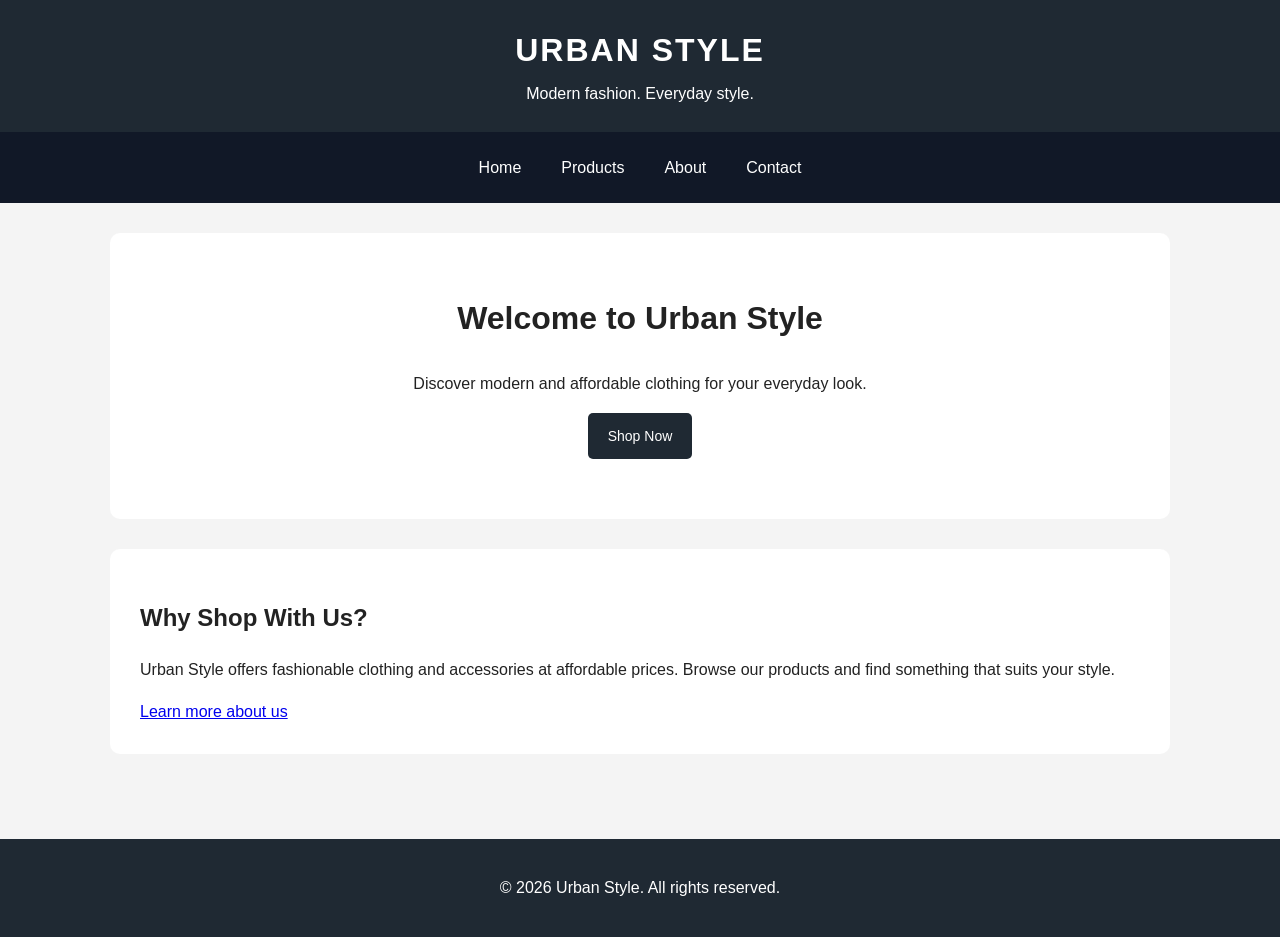
<file: index.html>
<!DOCTYPE html>
<html lang="en">
<head>
    <link rel="canonical" href="https://urbanstyleclothing.com">
    <meta charset="UTF-8">
    <meta name="viewport" content="width=device-width, initial-scale=1.0">

    <title>Urban Style | Affordable Urban Clothing</title>

    <meta name="description" content="Shop modern and affordable urban clothing at Urban Style. Discover everyday fashion and clothing that suits your style.">

    <meta name="keywords" content="Urban Style, urban clothing, affordable fashion, modern clothing, streetwear">

    <link rel="stylesheet" href="css/style.css">
</head>
<body>

<header>
    <h1>URBAN STYLE</h1>
    <p>Modern fashion. Everyday style.</p>
</header>

<nav aria-label="Main navigation">
    <a href="index.html">Home</a>
    <a href="products.html">Products</a>
    <a href="about.html">About</a>
    <a href="contact.html">Contact</a>
</nav>

<main>
    <section class="hero">
        <h2>Welcome to Urban Style</h2>

        <p>
            Discover modern and affordable clothing
            for your everyday look.
        </p>

        <a href="products.html" class="button">Shop Now</a>
    </section>

    <section class="content">
        <h2>Why Shop With Us?</h2>

        <p>
            Urban Style offers fashionable clothing and
            accessories at affordable prices. Browse our
            products and find something that suits your style.
        </p>

        <a href="about.html">Learn more about us</a>
    </section>
</main>

<footer>
    <p>&copy; 2026 Urban Style. All rights reserved.</p>
</footer>

</body>
</html>
</file>
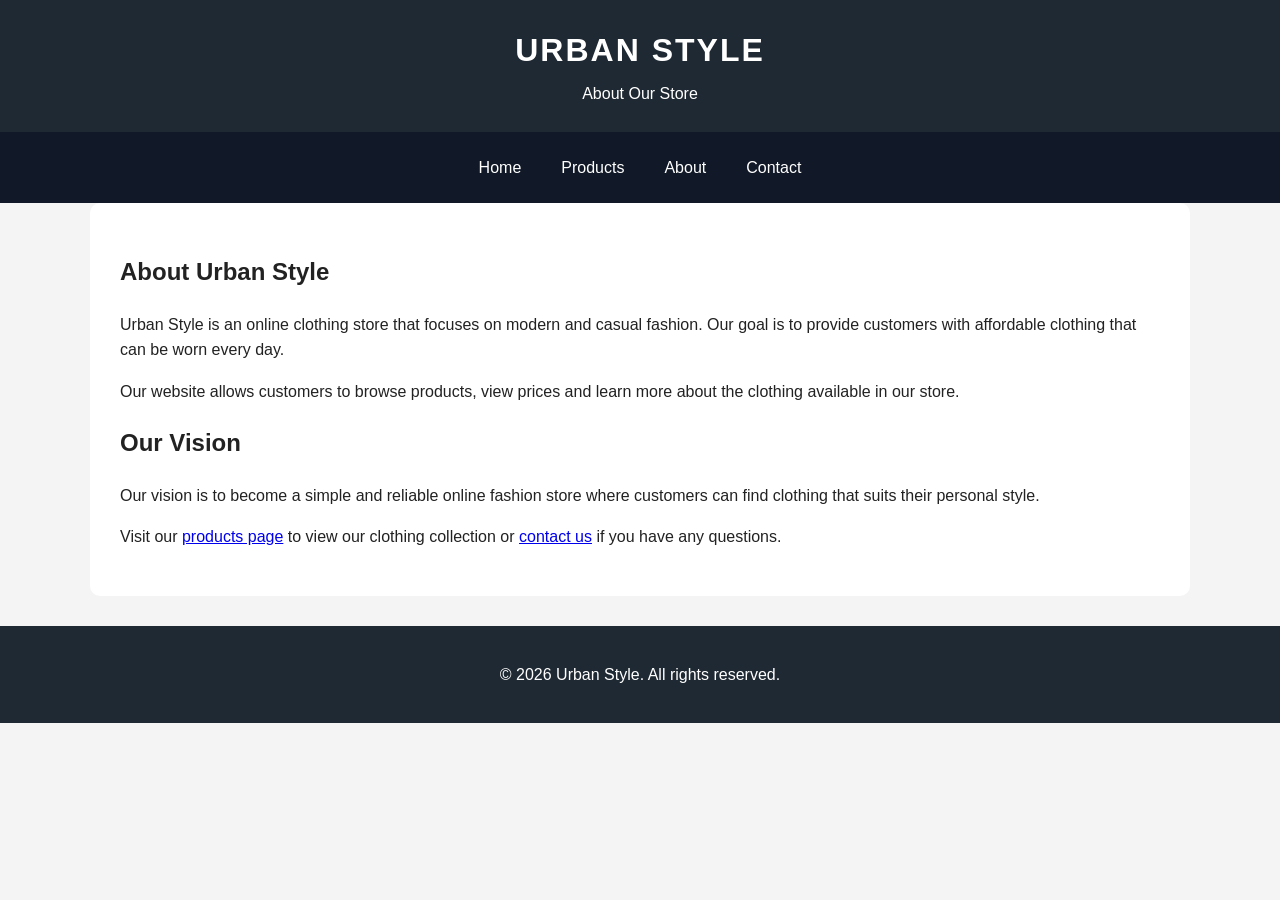
<file: about.html>
<!DOCTYPE html>
<html lang="en">
<head>
    <meta charset="UTF-8">
    <meta name="viewport" content="width=device-width, initial-scale=1.0">

    <title>About Urban Style | Our Clothing Store</title>

    <meta name="description" content="Learn more about Urban Style, an online clothing store offering modern and affordable everyday fashion.">

    <meta name="keywords" content="About Urban Style, affordable clothing, urban fashion, online clothing store">

    <link rel="stylesheet" href="css/style.css">
</head>
<body>

<header>
    <h1>URBAN STYLE</h1>
    <p>About Our Store</p>
</header>

<nav aria-label="Main navigation">
    <a href="index.html">Home</a>
    <a href="products.html">Products</a>
    <a href="about.html">About</a>
    <a href="contact.html">Contact</a>
</nav>

<main class="content">

    <h2>About Urban Style</h2>

    <p>
        Urban Style is an online clothing store that focuses on
        modern and casual fashion. Our goal is to provide customers
        with affordable clothing that can be worn every day.
    </p>

    <p>
        Our website allows customers to browse products, view prices
        and learn more about the clothing available in our store.
    </p>

    <h2>Our Vision</h2>

    <p>
        Our vision is to become a simple and reliable online fashion
        store where customers can find clothing that suits their
        personal style.
    </p>

    <p>
        Visit our <a href="products.html">products page</a> to view
        our clothing collection or <a href="contact.html">contact us</a>
        if you have any questions.
    </p>

</main>

<footer>
    <p>&copy; 2026 Urban Style. All rights reserved.</p>
</footer>

</body>
</html>
</file>
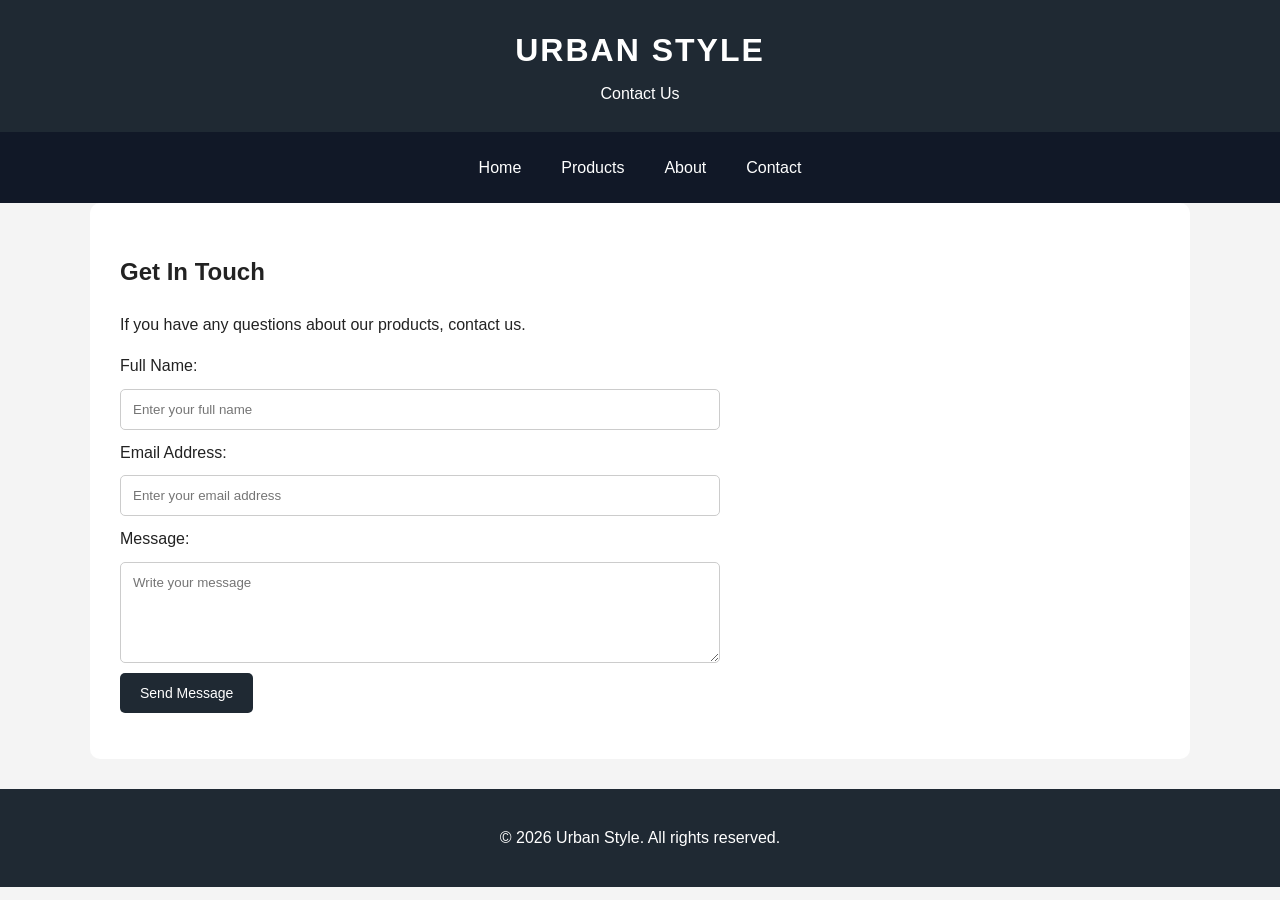
<file: contact.html>
<!DOCTYPE html>
<html lang="en">
<head>
    <meta charset="UTF-8">
    <meta name="viewport" content="width=device-width, initial-scale=1.0">

    <title>Urban Style | Contact Us</title>

    <meta name="description" content="Contact Urban Style for questions about our clothing, orders, sizes and products.">

    <meta name="keywords" content="Contact Urban Style, clothing enquiries, urban fashion">

    <link rel="stylesheet" href="css/style.css">
</head>
<body>

<header>
    <h1>URBAN STYLE</h1>
    <p>Contact Us</p>
</header>

<nav aria-label="Main navigation">
    <a href="index.html">Home</a>
    <a href="products.html">Products</a>
    <a href="about.html">About</a>
    <a href="contact.html">Contact</a>
</nav>

<main class="content">

    <h2>Get In Touch</h2>

    <p>If you have any questions about our products, contact us.</p>

    <form id="contactForm" onsubmit="submitContact(event)">

        <label for="name">Full Name:</label>
        <input type="text" id="name" name="name"
               placeholder="Enter your full name" required>

        <label for="email">Email Address:</label>
        <input type="email" id="email" name="email"
               placeholder="Enter your email address" required>

        <label for="message">Message:</label>
        <textarea id="message" name="message"
                  rows="5" placeholder="Write your message"
                  required></textarea>

        <button type="submit">Send Message</button>

    </form>

    <p id="contact-response" role="status"></p>

</main>

<footer>
    <p>&copy; 2026 Urban Style. All rights reserved.</p>
</footer>

<script src="js/script.js"></script>

</body>
</html>
</file>
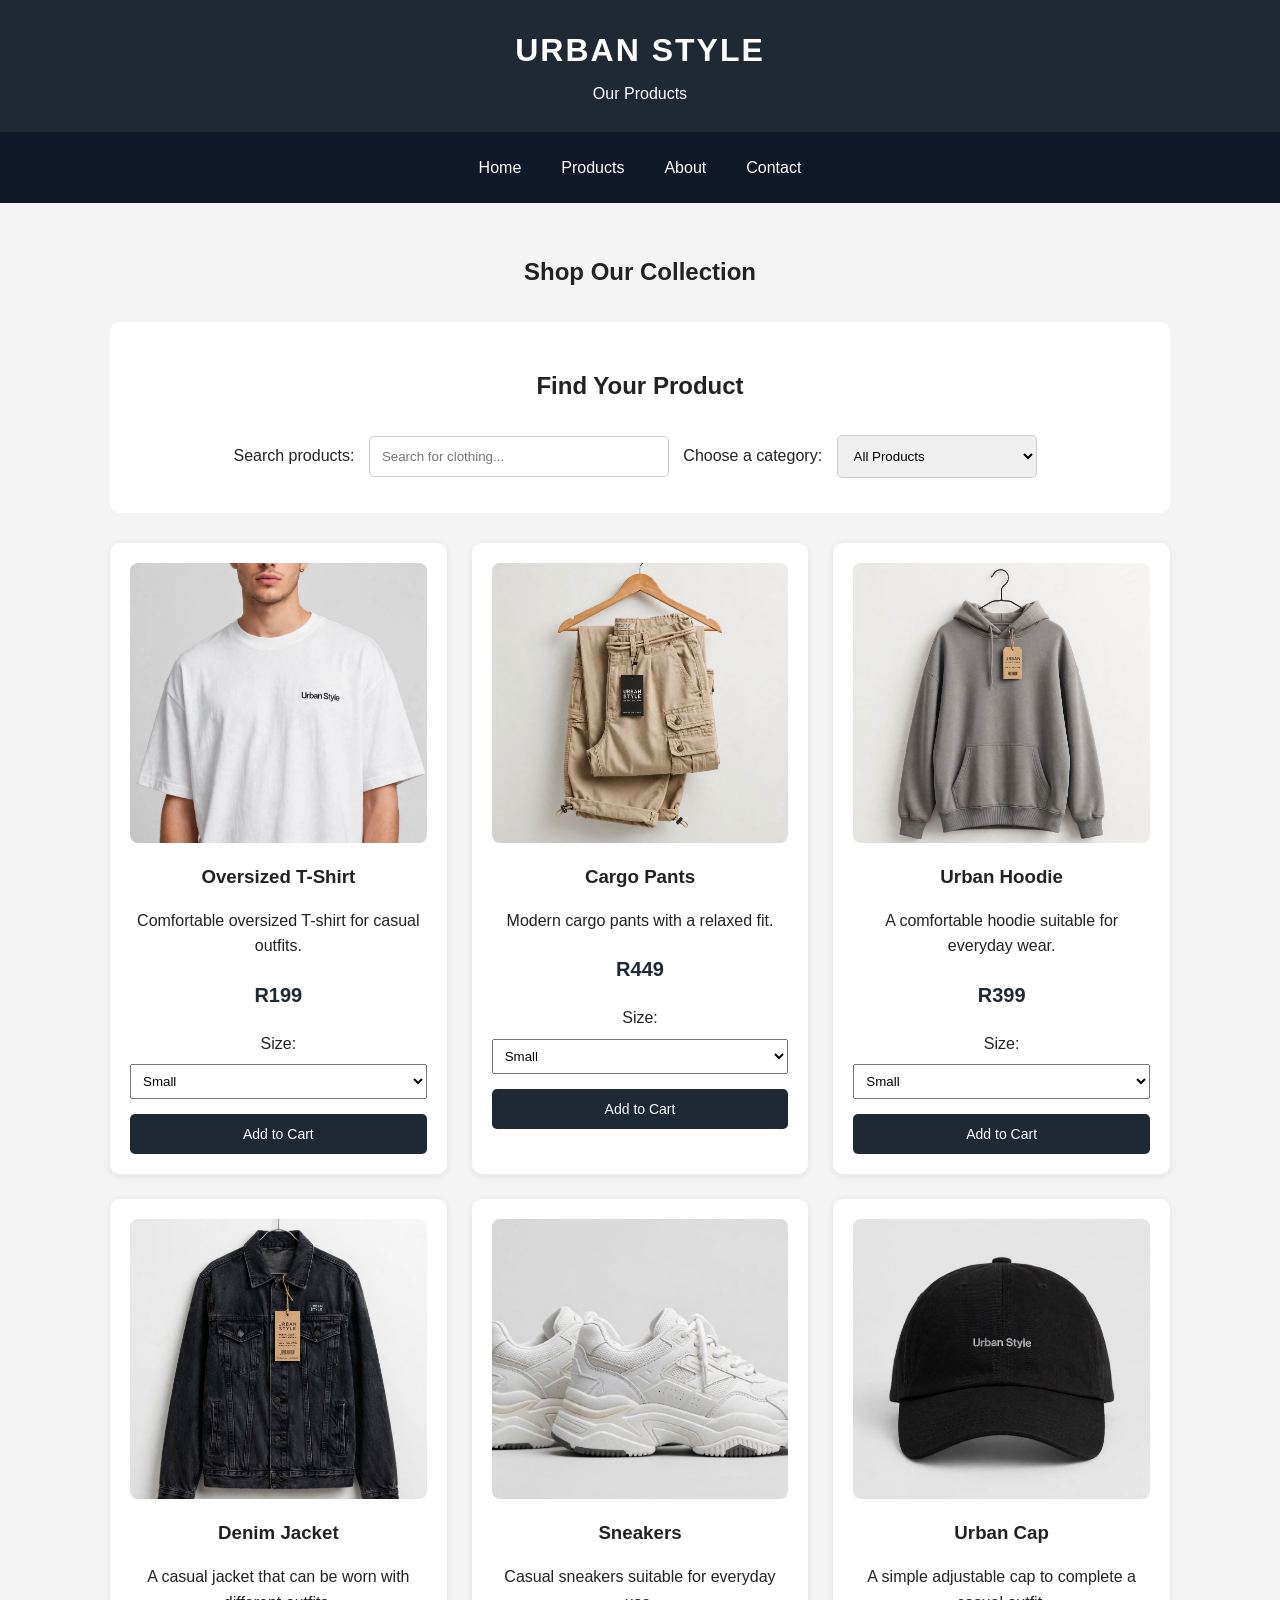
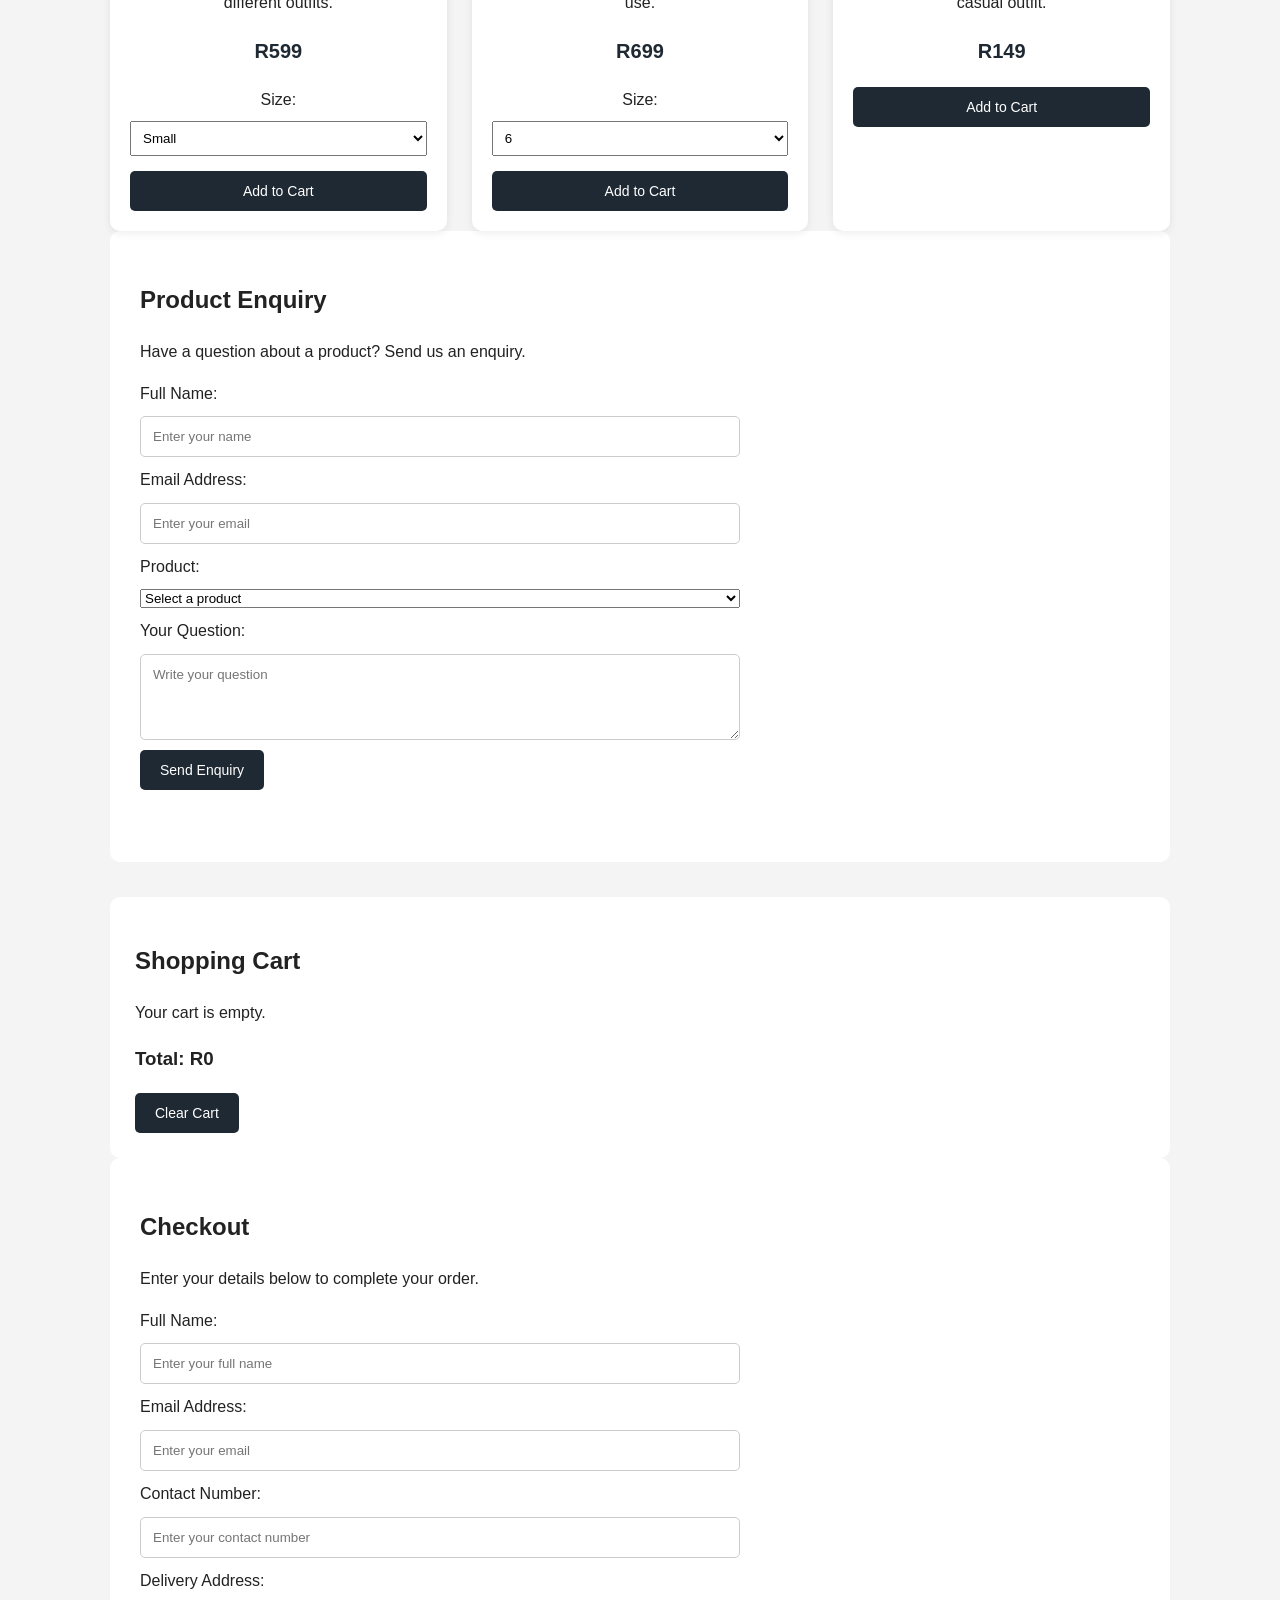
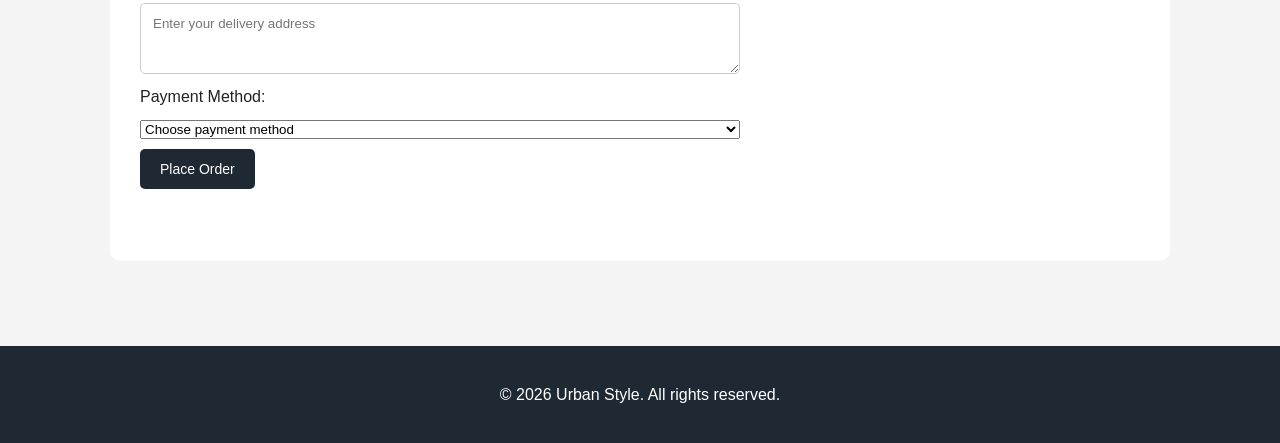
<file: products.html>
<!DOCTYPE html>
<html lang="en">
<head>
    <meta charset="UTF-8">
    <meta name="viewport" content="width=device-width, initial-scale=1.0">

    <title>Urban Style | Shop Urban Clothing</title>

    <meta name="description" content="Shop affordable urban clothing at Urban Style. Find T-shirts, cargo pants, hoodies, jackets, sneakers and caps.">

    <meta name="keywords" content="urban clothing, T-shirts, cargo pants, hoodies, sneakers, affordable fashion">

    <link rel="stylesheet" href="css/style.css">
</head>

<body>

<header>
    <h1>URBAN STYLE</h1>
    <p>Our Products</p>
</header>

<nav aria-label="Main navigation">
    <a href="index.html">Home</a>
    <a href="products.html">Products</a>
    <a href="about.html">About</a>
    <a href="contact.html">Contact</a>
</nav>

<main>

    <h2 class="page-title">Shop Our Collection</h2>

    <!-- Product Search and Filter -->
    <section class="product-search">
        <h2>Find Your Product</h2>

        <label for="searchInput">Search products:</label>
        <input type="text" id="searchInput"
               placeholder="Search for clothing...">

        <label for="categoryFilter">Choose a category:</label>
        <select id="categoryFilter">
            <option value="all">All Products</option>
            <option value="tops">Tops</option>
            <option value="bottoms">Bottoms</option>
            <option value="jackets">Jackets</option>
            <option value="shoes">Shoes</option>
            <option value="accessories">Accessories</option>
        </select>
    </section>

    <!-- Products -->
    <section class="product-grid" id="productGrid">

        <div class="product-card" data-category="tops">
            <div class="product-image">
                <img src="images/tshirt.jpeg" alt="Urban Style oversized T-shirt">
            </div>

            <h3>Oversized T-Shirt</h3>
            <p>Comfortable oversized T-shirt for casual outfits.</p>
            <p class="price">R199</p>

            <label for="size1">Size:</label>
            <select id="size1">
                <option>Small</option>
                <option>Medium</option>
                <option>Large</option>
                <option>XL</option>
            </select>

            <button type="button" onclick="addToCart('Oversized T-Shirt', 199, 'size1')">
                Add to Cart
            </button>
        </div>

        <div class="product-card" data-category="bottoms">
            <div class="product-image">
                <img src="images/cargo.jpeg" alt="Cargo pants">
            </div>

            <h3>Cargo Pants</h3>
            <p>Modern cargo pants with a relaxed fit.</p>
            <p class="price">R449</p>

            <label for="size2">Size:</label>
            <select id="size2">
                <option>Small</option>
                <option>Medium</option>
                <option>Large</option>
                <option>XL</option>
            </select>

            <button type="button" onclick="addToCart('Cargo Pants', 449, 'size2')">
                Add to Cart
            </button>
        </div>

        <div class="product-card" data-category="tops">
            <div class="product-image">
                <img src="images/HOODIE.jpeg" alt="Urban hoodie">
            </div>

            <h3>Urban Hoodie</h3>
            <p>A comfortable hoodie suitable for everyday wear.</p>
            <p class="price">R399</p>

            <label for="size3">Size:</label>
            <select id="size3">
                <option>Small</option>
                <option>Medium</option>
                <option>Large</option>
                <option>XL</option>
            </select>

            <button type="button" onclick="addToCart('Urban Hoodie', 399, 'size3')">
                Add to Cart
            </button>
        </div>

        <div class="product-card" data-category="jackets">
            <div class="product-image">
                <img src="images/denim-jacket.jpeg" alt="Denim jacket">
            </div>

            <h3>Denim Jacket</h3>
            <p>A casual jacket that can be worn with different outfits.</p>
            <p class="price">R599</p>

            <label for="size4">Size:</label>
            <select id="size4">
                <option>Small</option>
                <option>Medium</option>
                <option>Large</option>
                <option>XL</option>
            </select>

            <button type="button" onclick="addToCart('Denim Jacket', 599, 'size4')">
                Add to Cart
            </button>
        </div>

        <div class="product-card" data-category="shoes">
            <div class="product-image">
                <img src="images/Sneakers.jpeg" alt="Casual sneakers">
            </div>

            <h3>Sneakers</h3>
            <p>Casual sneakers suitable for everyday use.</p>
            <p class="price">R699</p>

            <label for="size5">Size:</label>
            <select id="size5">
                <option>6</option>
                <option>7</option>
                <option>8</option>
                <option>9</option>
                <option>10</option>
            </select>

            <button type="button" onclick="addToCart('Sneakers', 699, 'size5')">
                Add to Cart
            </button>
        </div>

        <div class="product-card" data-category="accessories">
            <div class="product-image">
                <img src="images/cap.jpeg" alt="Urban cap">
            </div>

            <h3>Urban Cap</h3>
            <p>A simple adjustable cap to complete a casual outfit.</p>
            <p class="price">R149</p>

            <button type="button" onclick="addToCart('Urban Cap', 149, '')">
                Add to Cart
            </button>
        </div>

    </section>

    <!-- Product Enquiry -->
    <section class="content">

        <h2>Product Enquiry</h2>
        <p>Have a question about a product? Send us an enquiry.</p>

        <form id="enquiryForm" onsubmit="submitEnquiry(event)">

            <label for="enquiryName">Full Name:</label>
            <input type="text" id="enquiryName"
                   placeholder="Enter your name" required>

            <label for="enquiryEmail">Email Address:</label>
            <input type="email" id="enquiryEmail"
                   placeholder="Enter your email" required>

            <label for="enquiryProduct">Product:</label>
            <select id="enquiryProduct" required>
                <option value="">Select a product</option>
                <option>Oversized T-Shirt</option>
                <option>Cargo Pants</option>
                <option>Urban Hoodie</option>
                <option>Denim Jacket</option>
                <option>Sneakers</option>
                <option>Urban Cap</option>
            </select>

            <label for="enquiryMessage">Your Question:</label>
            <textarea id="enquiryMessage" rows="4"
                      placeholder="Write your question" required></textarea>

            <button type="submit">Send Enquiry</button>

            <p id="enquiryResponse" role="status"></p>

        </form>

    </section>

    <!-- Shopping Cart -->
    <section class="cart">

        <h2>Shopping Cart</h2>

        <div id="cart-items">
            <p>Your cart is empty.</p>
        </div>

        <h3>Total: R<span id="cart-total">0</span></h3>

        <button type="button" onclick="clearCart()">Clear Cart</button>

    </section>

    <!-- Checkout Section -->
    <section class="content" id="checkout">

        <h2>Checkout</h2>
        <p>Enter your details below to complete your order.</p>

        <form id="checkoutForm" onsubmit="checkoutOrder(event)">

            <label for="customerName">Full Name:</label>
            <input type="text" id="customerName"
                   placeholder="Enter your full name" required>

            <label for="customerEmail">Email Address:</label>
            <input type="email" id="customerEmail"
                   placeholder="Enter your email" required>

            <label for="customerPhone">Contact Number:</label>
            <input type="tel" id="customerPhone"
                   placeholder="Enter your contact number" required>

            <label for="deliveryAddress">Delivery Address:</label>
            <textarea id="deliveryAddress" rows="3"
                      placeholder="Enter your delivery address" required></textarea>

            <label for="paymentMethod">Payment Method:</label>
            <select id="paymentMethod" required>
                <option value="">Choose payment method</option>
                <option value="Cash on Delivery">Cash on Delivery</option>
                <option value="EFT">EFT (Bank Transfer)</option>
            </select>

            <button type="submit">Place Order</button>

            <p id="checkoutResponse" role="status"></p>

        </form>

    </section>

</main>

<footer>
    <p>&copy; 2026 Urban Style. All rights reserved.</p>
</footer>

<script src="js/script.js"></script>

</body>
</html>
</file>
<file: css/style.css>
/* General page styling */

* {
    box-sizing: border-box;
}

body {
    margin: 0;
    font-family: Arial, sans-serif;
    background-color: #f4f4f4;
    color: #222;
    line-height: 1.6;
}

/* Header */

header {
    background-color: #1f2933;
    color: white;
    text-align: center;
    padding: 25px 15px;
}

header h1 {
    margin: 0;
    font-size: 32px;
    letter-spacing: 2px;
}

header p {
    margin: 5px 0 0;
}

/* Navigation */

nav {
    background-color: #111827;
    display: flex;
    justify-content: center;
    flex-wrap: wrap;
    gap: 10px;
    padding: 15px;
}

nav a {
    color: white;
    text-decoration: none;
    padding: 8px 15px;
    border-radius: 5px;
}

nav a:hover {
    background-color: #374151;
}

/* Main content */

main {
    max-width: 1100px;
    margin: auto;
    padding: 30px 20px;
}

.hero {
    background-color: white;
    text-align: center;
    padding: 60px 20px;
    border-radius: 10px;
    margin-bottom: 30px;
}

.hero h2 {
    font-size: 32px;
    margin-top: 0;
}

.content {
    background-color: white;
    padding: 30px;
    border-radius: 10px;
    margin-bottom: 25px;
}

.page-title {
    text-align: center;
    margin-bottom: 30px;
}

/* Buttons */

.button,
button {
    background-color: #1f2933;
    color: white;
    border: none;
    padding: 12px 20px;
    border-radius: 5px;
    cursor: pointer;
    text-decoration: none;
    display: inline-block;
    font-size: 14px;
}

button:hover,
.button:hover {
    background-color: #374151;
}

/* Product search */

.product-search {
    background-color: white;
    padding: 25px;
    margin-bottom: 30px;
    border-radius: 10px;
    text-align: center;
}

.product-search input,
.product-search select {
    padding: 12px;
    margin: 10px;
    border: 1px solid #ccc;
    border-radius: 5px;
    max-width: 100%;
}

.product-search input {
    width: 300px;
}

.product-search select {
    width: 200px;
}

/* Product grid */

.product-grid {
    display: grid;
    grid-template-columns: repeat(3, 1fr);
    gap: 25px;
}

.product-card {
    background-color: white;
    padding: 20px;
    border-radius: 10px;
    text-align: center;
    box-shadow: 0 2px 8px rgba(0, 0, 0, 0.08);
}

.product-image {
    background-color: #d1d5db;
    height: 280px;
    border-radius: 8px;
    margin-bottom: 15px;
    overflow: hidden;
    display: flex;
    align-items: center;
    justify-content: center;
}

.product-image img {
    width: 100%;
    height: 100%;
    object-fit: cover;
    display: block;
}

.product-card h3 {
    margin-bottom: 8px;
}

.price {
    font-size: 20px;
    font-weight: bold;
    color: #1f2933;
}

.product-card select {
    padding: 8px;
    margin: 8px 0 15px;
    width: 100%;
}

.product-card button {
    width: 100%;
}

/* Shopping cart */

.cart {
    background-color: white;
    padding: 25px;
    border-radius: 10px;
    margin-top: 35px;
}

.cart-item {
    display: flex;
    justify-content: space-between;
    align-items: center;
    gap: 10px;
    padding: 12px 0;
    border-bottom: 1px solid #ddd;
}

.quantity-controls button {
    padding: 5px 10px;
    margin: 0 3px;
}

/* Forms */

form {
    display: flex;
    flex-direction: column;
    gap: 10px;
    max-width: 600px;
}

input,
textarea {
    padding: 12px;
    border: 1px solid #ccc;
    border-radius: 5px;
    font-family: Arial, sans-serif;
}

form button {
    width: fit-content;
}

/* Footer */

footer {
    background-color: #1f2933;
    color: white;
    text-align: center;
    padding: 20px;
    margin-top: 30px;
}

/* Responsive design */

@media (max-width: 768px) {
    .product-grid {
        grid-template-columns: repeat(2, 1fr);
    }

    header h1 {
        font-size: 26px;
    }

    .hero h2 {
        font-size: 26px;
    }
}

@media (max-width: 480px) {
    nav {
        flex-direction: column;
        align-items: stretch;
        text-align: center;
    }

    .product-grid {
        grid-template-columns: 1fr;
    }

    main {
        padding: 20px 15px;
    }

    .hero {
        padding: 35px 15px;
    }

    .content {
        padding: 20px;
    }

    .cart-item {
        flex-direction: column;
        align-items: flex-start;
    }

    .product-search input,
    .product-search select {
        width: 100%;
        margin: 8px 0;
    }
}
</file>
